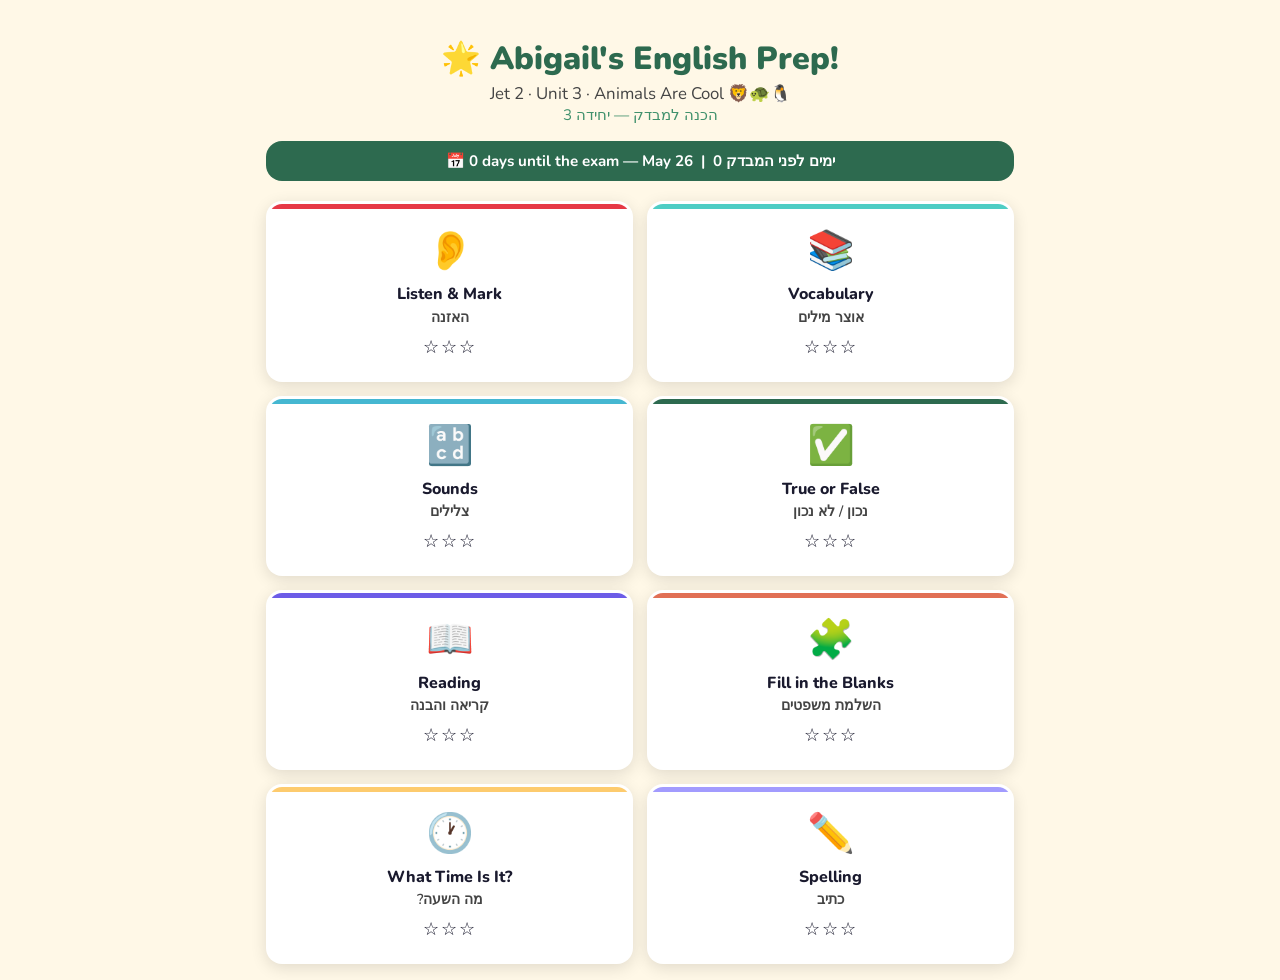
<file: index.html>
<!DOCTYPE html>
<html lang="en">
<head>
  <meta charset="UTF-8">
  <meta name="viewport" content="width=device-width, initial-scale=1.0">
  <title>🌟 Abigail's English Exam Prep</title>
  <link href="https://fonts.googleapis.com/css2?family=Nunito:wght@400;600;700;800;900&display=swap" rel="stylesheet">
  <link rel="stylesheet" href="style.css">
</head>
<body>
  <div id="app"></div>
  <script src="data.js"></script>
  <script src="app.js"></script>
</body>
</html>
</file>
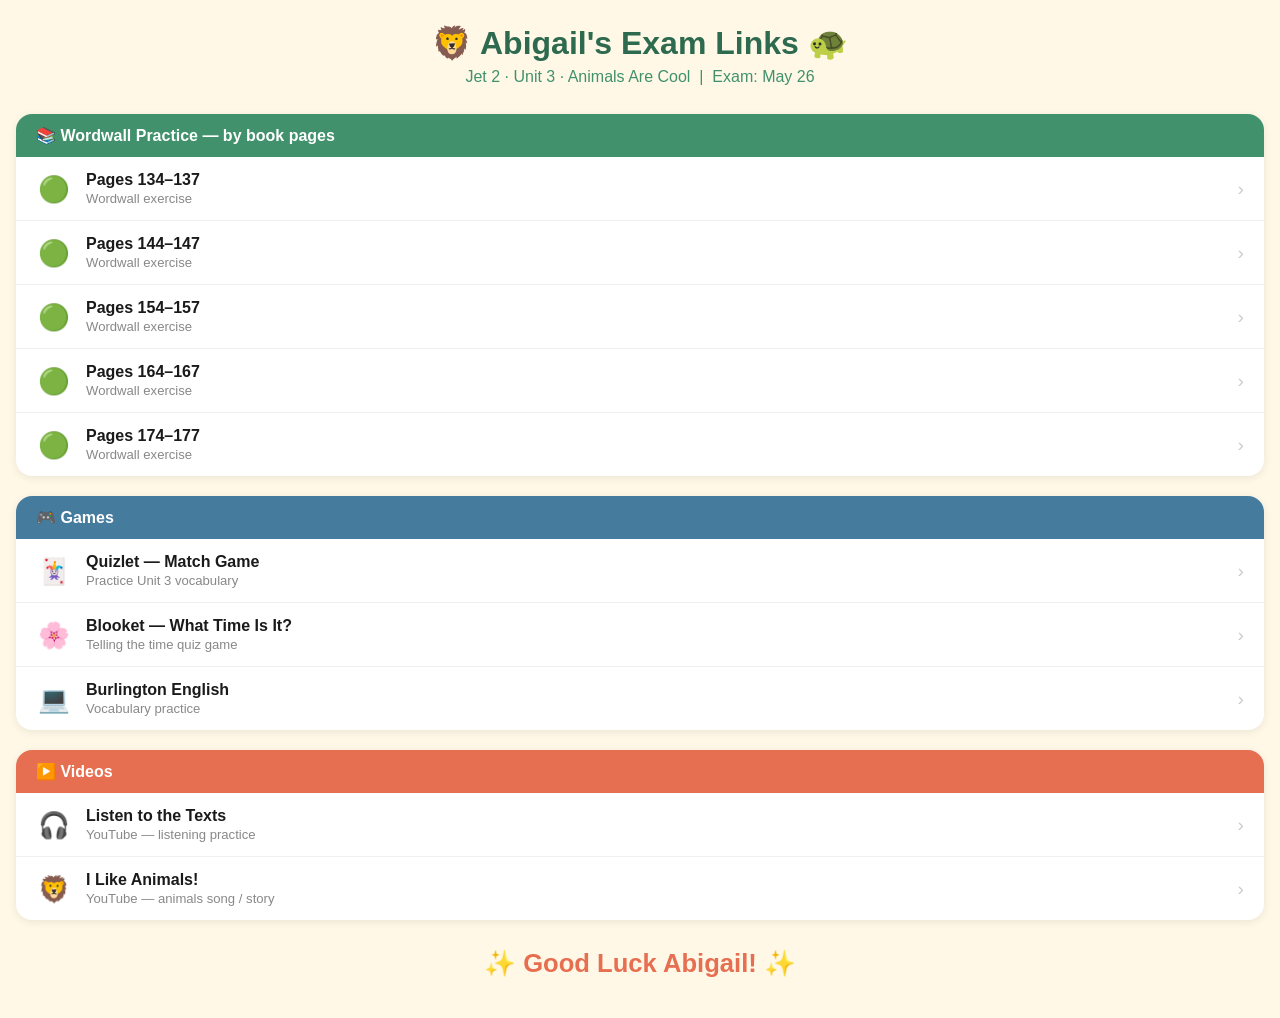
<file: links.html>
<!DOCTYPE html>
<html lang="en">
<head>
  <meta charset="UTF-8">
  <meta name="viewport" content="width=device-width, initial-scale=1.0">
  <title>Abigail's Exam Links 🦁</title>
  <style>
    * { box-sizing: border-box; margin: 0; padding: 0; }

    body {
      font-family: 'Segoe UI', Arial, sans-serif;
      background: #FFF8E7;
      min-height: 100vh;
      padding: 24px 16px 40px;
    }

    h1 {
      text-align: center;
      font-size: 2rem;
      color: #2D6A4F;
      margin-bottom: 6px;
    }

    .subtitle {
      text-align: center;
      color: #40916C;
      font-size: 1rem;
      margin-bottom: 28px;
    }

    .section {
      background: white;
      border-radius: 16px;
      box-shadow: 0 2px 8px rgba(0,0,0,0.08);
      margin-bottom: 20px;
      overflow: hidden;
    }

    .section-header {
      padding: 12px 20px;
      font-weight: 700;
      font-size: 1rem;
      color: white;
      display: flex;
      align-items: center;
      gap: 10px;
    }

    .section-header.green  { background: #40916C; }
    .section-header.blue   { background: #457B9D; }
    .section-header.orange { background: #E76F51; }
    .section-header.purple { background: #7B5EA7; }

    .link-item {
      display: flex;
      align-items: center;
      padding: 14px 20px;
      border-bottom: 1px solid #f0f0f0;
      gap: 14px;
      text-decoration: none;
      color: inherit;
      transition: background 0.15s;
    }

    .link-item:last-child { border-bottom: none; }
    .link-item:hover { background: #f5fdf8; }

    .link-emoji {
      font-size: 1.6rem;
      flex-shrink: 0;
      width: 36px;
      text-align: center;
    }

    .link-text { flex: 1; }

    .link-title {
      font-size: 1rem;
      font-weight: 700;
      color: #1a1a1a;
    }

    .link-desc {
      font-size: 0.82rem;
      color: #888;
      margin-top: 2px;
    }

    .link-arrow {
      font-size: 1.2rem;
      color: #ccc;
      flex-shrink: 0;
    }

    .link-item:hover .link-arrow { color: #40916C; }

    .good-luck {
      text-align: center;
      font-size: 1.6rem;
      font-weight: 900;
      color: #E76F51;
      margin-top: 28px;
    }
  </style>
</head>
<body>

  <h1>🦁 Abigail's Exam Links 🐢</h1>
  <p class="subtitle">Jet 2 · Unit 3 · Animals Are Cool &nbsp;|&nbsp; Exam: May 26</p>

  <!-- Wordwall Practice -->
  <div class="section">
    <div class="section-header green">📚 Wordwall Practice — by book pages</div>

    <a class="link-item" href="https://wordwall.net/play/68608/837/295" target="_blank">
      <span class="link-emoji">🟢</span>
      <div class="link-text">
        <div class="link-title">Pages 134–137</div>
        <div class="link-desc">Wordwall exercise</div>
      </div>
      <span class="link-arrow">›</span>
    </a>

    <a class="link-item" href="https://wordwall.net/play/68936/742/510" target="_blank">
      <span class="link-emoji">🟢</span>
      <div class="link-text">
        <div class="link-title">Pages 144–147</div>
        <div class="link-desc">Wordwall exercise</div>
      </div>
      <span class="link-arrow">›</span>
    </a>

    <a class="link-item" href="https://wordwall.net/play/30041/465/919" target="_blank">
      <span class="link-emoji">🟢</span>
      <div class="link-text">
        <div class="link-title">Pages 154–157</div>
        <div class="link-desc">Wordwall exercise</div>
      </div>
      <span class="link-arrow">›</span>
    </a>

    <a class="link-item" href="https://wordwall.net/play/70911/406/564" target="_blank">
      <span class="link-emoji">🟢</span>
      <div class="link-text">
        <div class="link-title">Pages 164–167</div>
        <div class="link-desc">Wordwall exercise</div>
      </div>
      <span class="link-arrow">›</span>
    </a>

    <a class="link-item" href="https://wordwall.net/play/30674/505/674" target="_blank">
      <span class="link-emoji">🟢</span>
      <div class="link-text">
        <div class="link-title">Pages 174–177</div>
        <div class="link-desc">Wordwall exercise</div>
      </div>
      <span class="link-arrow">›</span>
    </a>
  </div>

  <!-- Games -->
  <div class="section">
    <div class="section-header blue">🎮 Games</div>

    <a class="link-item" href="https://quizlet.com/592705348/match?funnelUUID=9ff02888-a64b-45a1-803e-2a488c5aca33" target="_blank">
      <span class="link-emoji">🃏</span>
      <div class="link-text">
        <div class="link-title">Quizlet — Match Game</div>
        <div class="link-desc">Practice Unit 3 vocabulary</div>
      </div>
      <span class="link-arrow">›</span>
    </a>

    <a class="link-item" href="https://play.blooket.com/play?hwId=6811c4fef2dfe84630c3f5b9v" target="_blank">
      <span class="link-emoji">🌸</span>
      <div class="link-text">
        <div class="link-title">Blooket — What Time Is It?</div>
        <div class="link-desc">Telling the time quiz game</div>
      </div>
      <span class="link-arrow">›</span>
    </a>

    <a class="link-item" href="https://app.burlingtonenglish.com/" target="_blank">
      <span class="link-emoji">💻</span>
      <div class="link-text">
        <div class="link-title">Burlington English</div>
        <div class="link-desc">Vocabulary practice</div>
      </div>
      <span class="link-arrow">›</span>
    </a>
  </div>

  <!-- Videos -->
  <div class="section">
    <div class="section-header orange">▶️ Videos</div>

    <a class="link-item" href="https://www.youtube.com/watch?v=yS1zl4g7HLA" target="_blank">
      <span class="link-emoji">🎧</span>
      <div class="link-text">
        <div class="link-title">Listen to the Texts</div>
        <div class="link-desc">YouTube — listening practice</div>
      </div>
      <span class="link-arrow">›</span>
    </a>

    <a class="link-item" href="https://www.youtube.com/watch?v=0Yq_rztquuU" target="_blank">
      <span class="link-emoji">🦁</span>
      <div class="link-text">
        <div class="link-title">I Like Animals!</div>
        <div class="link-desc">YouTube — animals song / story</div>
      </div>
      <span class="link-arrow">›</span>
    </a>
  </div>

  <p class="good-luck">✨ Good Luck Abigail! ✨</p>

</body>
</html>
</file>
<file: style.css>
/* ============================================================
   style.css — Abigail's English Exam Prep
   Theme: Safari / Animals — warm greens, yellows, oranges
   ============================================================ */

* { box-sizing: border-box; margin: 0; padding: 0; }

:root {
  --green-dark:  #2D6A4F;
  --green-mid:   #40916C;
  --green-light: #95D5B2;
  --yellow:      #F4A261;
  --orange:      #E76F51;
  --cream:       #FFF8E7;
  --cream-dark:  #FFF0C8;
  --correct:     #52B788;
  --wrong:       #E63946;
  --close:       #F4A261;
  --star:        #FFD700;
  --text-dark:   #1A1A2E;
  --text-mid:    #444;
  --radius:      16px;
  --shadow:      0 4px 16px rgba(0,0,0,0.12);
}

body {
  font-family: 'Nunito', sans-serif;
  background: var(--cream);
  color: var(--text-dark);
  min-height: 100vh;
}

#app {
  max-width: 780px;
  margin: 0 auto;
  padding: 16px;
  min-height: 100vh;
}

/* ── HEADER ──────────────────────────────────────────────── */
.app-header {
  text-align: center;
  padding: 24px 16px 16px;
}
.app-header h1 {
  font-size: 2rem;
  font-weight: 900;
  color: var(--green-dark);
  line-height: 1.2;
}
.app-header .subtitle {
  font-size: 1.05rem;
  color: var(--text-mid);
  margin-top: 4px;
}
.app-header .subtitle-he {
  font-size: 0.95rem;
  color: var(--green-mid);
  direction: rtl;
}

/* ── HOME SCREEN GRID ────────────────────────────────────── */
.section-grid {
  display: grid;
  grid-template-columns: repeat(2, 1fr);
  gap: 14px;
  margin-top: 20px;
}
@media (max-width: 480px) {
  .section-grid { grid-template-columns: 1fr; }
}

.section-card {
  background: white;
  border-radius: var(--radius);
  padding: 20px 16px;
  cursor: pointer;
  border: 3px solid transparent;
  box-shadow: var(--shadow);
  transition: transform 0.15s, box-shadow 0.15s, border-color 0.15s;
  text-align: center;
  position: relative;
  overflow: hidden;
}
.section-card:hover {
  transform: translateY(-3px);
  box-shadow: 0 8px 24px rgba(0,0,0,0.16);
}
.section-card:active { transform: scale(0.97); }

.section-card .card-emoji {
  font-size: 2.4rem;
  display: block;
  margin-bottom: 8px;
}
.section-card .card-title {
  font-size: 1rem;
  font-weight: 800;
  color: var(--text-dark);
  line-height: 1.2;
}
.section-card .card-title-he {
  font-size: 0.9rem;
  font-weight: 600;
  color: var(--text-mid);
  direction: rtl;
  margin-top: 2px;
}
.section-card .card-stars {
  margin-top: 8px;
  font-size: 1.1rem;
  letter-spacing: 2px;
}
.section-card .card-stripe {
  position: absolute;
  top: 0; left: 0; right: 0;
  height: 5px;
  border-radius: var(--radius) var(--radius) 0 0;
}

/* ── EXAM COUNTDOWN ──────────────────────────────────────── */
.countdown {
  text-align: center;
  background: var(--green-dark);
  color: white;
  border-radius: var(--radius);
  padding: 10px 16px;
  margin-bottom: 16px;
  font-weight: 700;
  font-size: 0.95rem;
}

/* ── EXERCISE SCREEN ─────────────────────────────────────── */
.ex-screen {
  display: flex;
  flex-direction: column;
  gap: 16px;
  padding-bottom: 32px;
}

.ex-topbar {
  display: flex;
  align-items: center;
  gap: 12px;
}
.btn-home {
  background: var(--green-dark);
  color: white;
  border: none;
  border-radius: 10px;
  padding: 8px 14px;
  font-family: 'Nunito', sans-serif;
  font-size: 0.9rem;
  font-weight: 700;
  cursor: pointer;
  flex-shrink: 0;
  transition: background 0.15s;
}
.btn-home:hover { background: var(--green-mid); }

.progress-wrap {
  flex: 1;
}
.progress-label {
  font-size: 0.8rem;
  font-weight: 600;
  color: var(--text-mid);
  margin-bottom: 4px;
}
.progress-bar {
  height: 10px;
  background: #ddd;
  border-radius: 99px;
  overflow: hidden;
}
.progress-fill {
  height: 100%;
  background: linear-gradient(90deg, var(--green-mid), var(--green-light));
  border-radius: 99px;
  transition: width 0.4s ease;
}

.ex-instruction {
  background: var(--green-dark);
  color: white;
  border-radius: var(--radius);
  padding: 14px 18px;
  line-height: 1.5;
}
.ex-instruction .en {
  font-size: 1rem;
  font-weight: 700;
}
.ex-instruction .he {
  font-size: 0.9rem;
  font-weight: 600;
  direction: rtl;
  opacity: 0.88;
  margin-top: 3px;
}

.ex-card {
  background: white;
  border-radius: var(--radius);
  padding: 24px 20px;
  box-shadow: var(--shadow);
  font-size: 1.2rem;
  text-align: center;
}
.ex-card .scene {
  font-size: 3rem;
  margin-bottom: 12px;
  display: block;
}
.ex-card .sentence {
  font-size: 1.25rem;
  font-weight: 700;
  line-height: 1.5;
  color: var(--text-dark);
}
.ex-card .sentence .blank-slot {
  display: inline-block;
  min-width: 80px;
  border-bottom: 3px solid var(--green-dark);
  margin: 0 4px;
  vertical-align: bottom;
}
.ex-card .hint-he {
  font-size: 0.85rem;
  color: var(--text-mid);
  margin-top: 8px;
  direction: rtl;
}

/* ── ANSWER OPTIONS (click) ──────────────────────────────── */
.options-grid {
  display: grid;
  grid-template-columns: repeat(2, 1fr);
  gap: 12px;
}
.options-grid.single-col {
  grid-template-columns: 1fr;
}

.opt-btn {
  background: var(--cream);
  border: 3px solid #ddd;
  border-radius: var(--radius);
  padding: 16px 12px;
  font-family: 'Nunito', sans-serif;
  font-size: 1.1rem;
  font-weight: 700;
  cursor: pointer;
  transition: border-color 0.15s, background 0.15s, transform 0.1s;
  text-align: center;
  line-height: 1.3;
}
.opt-btn:hover:not(:disabled) {
  border-color: var(--green-mid);
  background: #f0faf5;
  transform: scale(1.02);
}
.opt-btn.correct {
  border-color: var(--correct);
  background: #d8f3dc;
}
.opt-btn.wrong {
  border-color: var(--wrong);
  background: #fde8ea;
}
.opt-btn.tried {
  border-color: #f5c6cb;
  background: #fde8ea;
  opacity: 0.5;
}
.opt-btn:disabled { cursor: default; }

/* ── TYPING INPUT ────────────────────────────────────────── */
.type-area {
  display: flex;
  flex-direction: column;
  align-items: center;
  gap: 12px;
}
.type-input {
  width: 100%;
  max-width: 360px;
  font-family: 'Nunito', sans-serif;
  font-size: 1.3rem;
  font-weight: 700;
  text-align: center;
  padding: 14px 18px;
  border: 3px solid #ddd;
  border-radius: var(--radius);
  outline: none;
  transition: border-color 0.2s;
  background: white;
}
.type-input:focus { border-color: var(--green-mid); }
.type-input.correct { border-color: var(--correct); background: #d8f3dc; }
.type-input.wrong   { border-color: var(--wrong);   background: #fde8ea; }
.type-input.close   { border-color: var(--close);   background: #fff3e0; }

.btn-check {
  background: var(--green-dark);
  color: white;
  border: none;
  border-radius: var(--radius);
  padding: 14px 32px;
  font-family: 'Nunito', sans-serif;
  font-size: 1.1rem;
  font-weight: 800;
  cursor: pointer;
  transition: background 0.15s, transform 0.1s;
}
.btn-check:hover { background: var(--green-mid); }
.btn-check:active { transform: scale(0.97); }
.btn-check:disabled { background: #aaa; cursor: default; }

/* ── FEEDBACK BANNER ─────────────────────────────────────── */
.feedback {
  border-radius: var(--radius);
  padding: 14px 18px;
  font-weight: 700;
  font-size: 1rem;
  line-height: 1.5;
  text-align: center;
  animation: popIn 0.25s ease;
}
.feedback.correct {
  background: #d8f3dc;
  border: 2px solid var(--correct);
  color: #1b5e20;
}
.feedback.wrong {
  background: #fde8ea;
  border: 2px solid var(--wrong);
  color: #7b0000;
}
.feedback.close {
  background: #fff3e0;
  border: 2px solid var(--close);
  color: #7a3e00;
}
.feedback .correct-answer {
  display: block;
  font-size: 1.15rem;
  margin-top: 4px;
}

@keyframes popIn {
  from { opacity: 0; transform: scale(0.9); }
  to   { opacity: 1; transform: scale(1); }
}

/* ── NEXT BUTTON ─────────────────────────────────────────── */
.btn-next {
  background: var(--yellow);
  color: white;
  border: none;
  border-radius: var(--radius);
  padding: 16px;
  font-family: 'Nunito', sans-serif;
  font-size: 1.2rem;
  font-weight: 900;
  cursor: pointer;
  width: 100%;
  transition: background 0.15s, transform 0.1s;
  box-shadow: 0 4px 12px rgba(244,162,97,0.4);
}
.btn-next:hover { background: var(--orange); }
.btn-next:active { transform: scale(0.98); }

/* ── TRUE / FALSE BUTTONS ────────────────────────────────── */
.tf-btns {
  display: grid;
  grid-template-columns: 1fr 1fr;
  gap: 16px;
}
.btn-true, .btn-false {
  border: none;
  border-radius: var(--radius);
  padding: 22px 16px;
  font-family: 'Nunito', sans-serif;
  font-size: 1.3rem;
  font-weight: 900;
  cursor: pointer;
  transition: transform 0.1s, opacity 0.15s;
  box-shadow: var(--shadow);
}
.btn-true  { background: #d8f3dc; color: #1b5e20; }
.btn-false { background: #fde8ea; color: #7b0000; }
.btn-true:hover:not(:disabled)  { background: #b7e4c7; transform: scale(1.03); }
.btn-false:hover:not(:disabled) { background: #f5c6cb; transform: scale(1.03); }
.btn-true:disabled, .btn-false:disabled { opacity: 0.6; cursor: default; }

/* ── WORD BANK (writing section) ─────────────────────────── */
.word-bank {
  display: flex;
  flex-wrap: wrap;
  gap: 10px;
  justify-content: center;
  padding: 16px;
  background: var(--cream-dark);
  border-radius: var(--radius);
}
.word-chip {
  background: var(--green-dark);
  color: white;
  border: none;
  border-radius: 99px;
  padding: 8px 20px;
  font-family: 'Nunito', sans-serif;
  font-size: 1rem;
  font-weight: 700;
  cursor: pointer;
  transition: background 0.15s, transform 0.1s, opacity 0.15s;
}
.word-chip:hover:not(:disabled) {
  background: var(--green-mid);
  transform: scale(1.05);
}
.word-chip:disabled {
  background: #aaa;
  cursor: default;
  opacity: 0.5;
}

.passage-text {
  font-size: 1.15rem;
  font-weight: 700;
  line-height: 2;
  text-align: center;
  padding: 12px 4px;
}
.fill-blank {
  display: inline-block;
  min-width: 90px;
  border-bottom: 3px solid var(--green-dark);
  margin: 0 3px;
  vertical-align: bottom;
  color: var(--green-dark);
  text-align: center;
  cursor: pointer;
  transition: background 0.15s;
  border-radius: 4px 4px 0 0;
  padding: 0 4px;
}
.fill-blank.filled {
  background: #d8f3dc;
  border-bottom-color: var(--correct);
  color: #1b5e20;
}
.fill-blank.wrong-fill {
  background: #fde8ea;
  border-bottom-color: var(--wrong);
}

/* ── CLOCK (time section) ────────────────────────────────── */
.clock-wrap {
  display: flex;
  justify-content: center;
  margin: 8px 0;
}
.clock-svg { filter: drop-shadow(0 4px 8px rgba(0,0,0,0.15)); }

/* ── LISTENING SECTION ───────────────────────────────────── */
.listen-btn {
  display: flex;
  align-items: center;
  justify-content: center;
  gap: 10px;
  background: var(--green-dark);
  color: white;
  border: none;
  border-radius: var(--radius);
  padding: 18px 28px;
  font-family: 'Nunito', sans-serif;
  font-size: 1.15rem;
  font-weight: 800;
  cursor: pointer;
  width: 100%;
  transition: background 0.15s, transform 0.1s;
  box-shadow: var(--shadow);
}
.listen-btn:hover { background: var(--green-mid); }
.listen-btn:active { transform: scale(0.97); }
.listen-btn .icon { font-size: 1.5rem; }

/* ── RESULTS SCREEN ──────────────────────────────────────── */
.result-screen {
  display: flex;
  flex-direction: column;
  align-items: center;
  gap: 20px;
  padding: 24px 16px 48px;
  text-align: center;
}
.result-emoji { font-size: 4rem; animation: bounce 0.6s ease; }
@keyframes bounce {
  0%   { transform: scale(0.5); opacity: 0; }
  70%  { transform: scale(1.1); }
  100% { transform: scale(1);   opacity: 1; }
}
.result-stars { font-size: 2.5rem; letter-spacing: 6px; }
.result-title {
  font-size: 1.8rem;
  font-weight: 900;
  color: var(--green-dark);
}
.result-subtitle {
  font-size: 1.05rem;
  color: var(--text-mid);
  direction: rtl;
}
.result-score {
  font-size: 1.2rem;
  font-weight: 700;
  background: white;
  border-radius: var(--radius);
  padding: 14px 28px;
  box-shadow: var(--shadow);
  min-width: 220px;
}
.result-btns {
  display: grid;
  grid-template-columns: 1fr 1fr;
  gap: 12px;
  width: 100%;
  max-width: 400px;
}
.btn-retry {
  background: var(--yellow);
  color: white;
  border: none;
  border-radius: var(--radius);
  padding: 16px;
  font-family: 'Nunito', sans-serif;
  font-size: 1rem;
  font-weight: 800;
  cursor: pointer;
  transition: background 0.15s;
}
.btn-retry:hover { background: var(--orange); }
.btn-go-home {
  background: var(--green-dark);
  color: white;
  border: none;
  border-radius: var(--radius);
  padding: 16px;
  font-family: 'Nunito', sans-serif;
  font-size: 1rem;
  font-weight: 800;
  cursor: pointer;
  transition: background 0.15s;
}
.btn-go-home:hover { background: var(--green-mid); }

/* ── READING PASSAGE ─────────────────────────────────────── */
.passage-box {
  background: var(--cream-dark);
  border-radius: var(--radius);
  padding: 16px 18px;
  font-size: 1rem;
  font-weight: 600;
  line-height: 1.9;
  white-space: pre-line;
  border-left: 5px solid var(--green-mid);
  text-align: left;
  max-height: 220px;
  overflow-y: auto;
}

/* ── SOUNDS SECTION ──────────────────────────────────────── */
.sound-display {
  font-size: 2.2rem;
  font-weight: 900;
  letter-spacing: 3px;
  color: var(--text-dark);
  margin: 8px 0;
}
.sound-blank {
  color: var(--green-dark);
  border-bottom: 4px solid var(--green-dark);
  min-width: 40px;
  display: inline-block;
  text-align: center;
}

/* ── QA MATCHING ─────────────────────────────────────────── */
.question-display {
  font-size: 1.2rem;
  font-weight: 800;
  color: var(--green-dark);
  background: #f0faf5;
  border-radius: var(--radius);
  padding: 16px;
  border-left: 5px solid var(--green-mid);
  text-align: left;
}

/* ── SCROLLBAR ───────────────────────────────────────────── */
::-webkit-scrollbar { width: 6px; }
::-webkit-scrollbar-track { background: #f0f0f0; }
::-webkit-scrollbar-thumb { background: var(--green-light); border-radius: 99px; }
</file>
